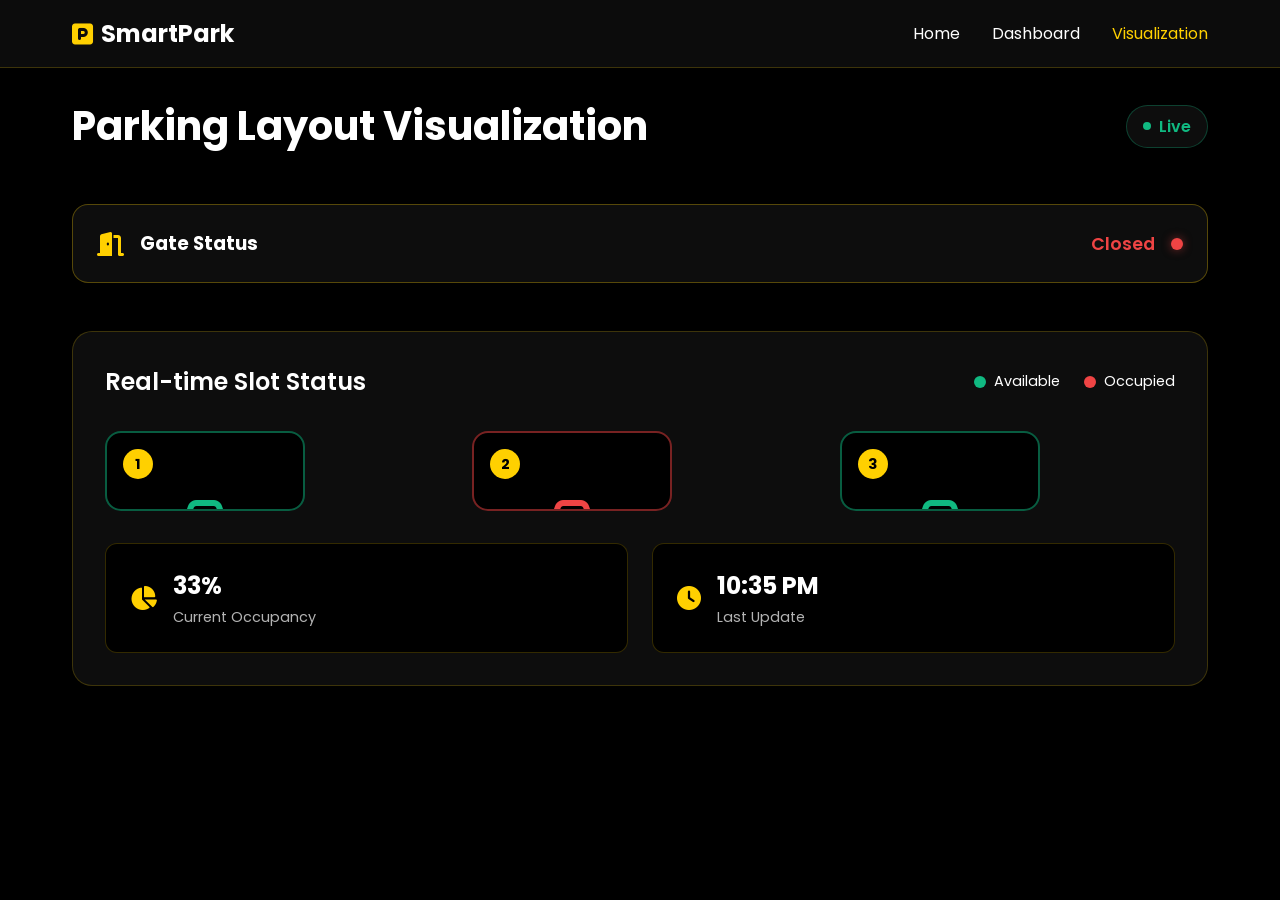
<file: visualization.html>
<!DOCTYPE html>
<html lang="en">
<head>
    <meta charset="UTF-8">
    <meta name="viewport" content="width=device-width, initial-scale=1.0">
    <title>SmartPark - Parking Visualization</title>
    <link rel="stylesheet" href="style.css">
    <link href="https://fonts.googleapis.com/css2?family=Poppins:wght@300;400;600;700&display=swap" rel="stylesheet">
    <link rel="stylesheet" href="https://cdnjs.cloudflare.com/ajax/libs/font-awesome/6.4.0/css/all.min.css">
</head>
<body>
    <!-- Navigation -->
    <nav class="navbar">
        <div class="nav-container">
            <div class="logo">
                <i class="fas fa-parking"></i>
                <span>SmartPark</span>
            </div>
            <ul class="nav-menu">
                <li><a href="index.html" class="nav-link">Home</a></li>
                <li><a href="dashboard.html" class="nav-link">Dashboard</a></li>
                <li><a href="visualization.html" class="nav-link active">Visualization</a></li>
            </ul>
        </div>
    </nav>

    <!-- Main Visualization Section -->
    <section class="visualization-section">
        <div class="container">
            <header class="section-header">
                <h1>Parking Layout Visualization</h1>
                <div class="live-indicator">
                    <span class="pulse"></span> Live
                </div>
            </header>

            <!-- Gate Status Card -->
            <div class="gate-status-card">
                <div class="gate-header">
                    <i class="fas fa-door-open"></i>
                    <h3>Gate Status</h3>
                </div>
                <div class="gate-indicator" id="gateIndicator">
                    <span class="gate-status-text" id="gateStatusText">Closed</span>
                    <div class="gate-light" id="gateLight"></div>
                </div>
            </div>

            <!-- Parking Layout -->
            <div class="parking-layout">
                <div class="layout-header">
                    <h2>Real-time Slot Status</h2>
                    <div class="legend">
                        <div class="legend-item available">
                            <span class="legend-dot"></span>
                            <span>Available</span>
                        </div>
                        <div class="legend-item occupied">
                            <span class="legend-dot"></span>
                            <span>Occupied</span>
                        </div>
                    </div>
                </div>

                <div class="parking-grid">
                    <div class="parking-slot" id="slot-viz-1">
                        <div class="slot-number">1</div>
                        <div class="slot-indicator" id="indicator-1">
                            <i class="fas fa-car"></i>
                        </div>
                        <div class="slot-status">Checking...</div>
                    </div>

                    <div class="parking-slot" id="slot-viz-2">
                        <div class="slot-number">2</div>
                        <div class="slot-indicator" id="indicator-2">
                            <i class="fas fa-car"></i>
                        </div>
                        <div class="slot-status">Checking...</div>
                    </div>

                    <div class="parking-slot" id="slot-viz-3">
                        <div class="slot-number">3</div>
                        <div class="slot-indicator" id="indicator-3">
                            <i class="fas fa-car"></i>
                        </div>
                        <div class="slot-status">Checking...</div>
                    </div>
                </div>

                <!-- Statistics Summary -->
                <div class="stats-summary">
                    <div class="summary-card">
                        <i class="fas fa-chart-pie"></i>
                        <div class="summary-content">
                            <h4 id="occupancySummary">--%</h4>
                            <p>Current Occupancy</p>
                        </div>
                    </div>
                    <div class="summary-card">
                        <i class="fas fa-clock"></i>
                        <div class="summary-content">
                            <h4 id="lastUpdate">--:--</h4>
                            <p>Last Update</p>
                        </div>
                    </div>
                </div>
            </div>
        </div>
    </section>

    <script src="visualization.js"></script>
</body>
</html>
</file>
<file: style.css>
* {
    margin: 0;
    padding: 0;
    box-sizing: border-box;
}

:root {
    --accent: #FFD000;
    --dark: #000000;
    --charcoal: #0D0D0D;
    --light: #FFFFFF;
    --success: #10b981;
    --danger: #ef4444;
    --warning: #f59e0b;
}

body {
    font-family: 'Poppins', sans-serif;
    background: var(--dark);
    color: var(--light);
    overflow-x: hidden;
}

/* Navbar */
.navbar {
    position: fixed;
    width: 100%;
    top: 0;
    z-index: 1000;
    background: rgba(13, 13, 13, 0.95);
    backdrop-filter: blur(10px);
    padding: 1rem 0;
    animation: slideDown 0.5s ease;
    border-bottom: 1px solid rgba(255, 208, 0, 0.2);
}

@keyframes slideDown {
    from { transform: translateY(-100%); }
    to { transform: translateY(0); }
}

.nav-container {
    max-width: 1200px;
    margin: 0 auto;
    display: flex;
    justify-content: space-between;
    align-items: center;
    padding: 0 2rem;
}

.logo {
    display: flex;
    align-items: center;
    gap: 0.5rem;
    font-size: 1.5rem;
    font-weight: 700;
}

.logo i {
    color: var(--accent);
    animation: pulse 2s infinite;
}

@keyframes pulse {
    0%, 100% { transform: scale(1); }
    50% { transform: scale(1.1); }
}

.nav-menu {
    display: flex;
    list-style: none;
    gap: 2rem;
}

.nav-link {
    color: var(--light);
    text-decoration: none;
    transition: all 0.3s;
    position: relative;
}

.nav-link::after {
    content: '';
    position: absolute;
    bottom: -5px;
    left: 0;
    width: 0;
    height: 2px;
    background: var(--accent);
    transition: width 0.3s;
}

.nav-link.active {
    color: var(--accent);
}

.nav-link:hover::after {
    width: 100%;
}

/* Hero Section */
.hero {
    min-height: 100vh;
    display: flex;
    align-items: center;
    justify-content: space-between;
    padding: 6rem 2rem 2rem;
    max-width: 1200px;
    margin: 0 auto;
    position: relative;
}

/* Animated Background Particles - Full Page */
.particles {
    position: fixed;
    top: 0;
    left: 0;
    width: 100%;
    height: 100%;
    overflow: hidden;
    z-index: -1;
    pointer-events: none;
}

/* Particle animations */
@keyframes float {
    0% {
        transform: translateY(120vh) translateX(-50px) scale(0) rotate(0deg);
        opacity: 0;
    }
    5% {
        opacity: 0.3;
        transform: translateY(115vh) translateX(-30px) scale(0.5) rotate(45deg);
    }
    15% {
        opacity: 1;
        transform: translateY(105vh) translateX(40px) scale(1) rotate(90deg);
    }
    25% {
        transform: translateY(85vh) translateX(-60px) scale(1) rotate(135deg);
    }
    35% {
        transform: translateY(70vh) translateX(80px) scale(1) rotate(180deg);
    }
    45% {
        transform: translateY(55vh) translateX(-45px) scale(1) rotate(225deg);
    }
    55% {
        transform: translateY(40vh) translateX(70px) scale(1) rotate(270deg);
    }
    65% {
        transform: translateY(25vh) translateX(-80px) scale(1) rotate(315deg);
    }
    75% {
        transform: translateY(15vh) translateX(50px) scale(1) rotate(360deg);
    }
    85% {
        opacity: 1;
        transform: translateY(8vh) translateX(-30px) scale(1) rotate(405deg);
    }
    95% {
        opacity: 0.5;
        transform: translateY(2vh) translateX(20px) scale(0.8) rotate(450deg);
    }
    100% {
        transform: translateY(-20vh) translateX(-10px) scale(0) rotate(490deg);
        opacity: 0;
    }
}

@keyframes pulse {
    0%, 100% {
        transform: scale(1);
        opacity: 0.8;
    }
    50% {
        transform: scale(1.2);
        opacity: 1;
    }
}

@keyframes drift {
    0%, 100% {
        transform: translateX(0px);
    }
    25% {
        transform: translateX(15px);
    }
    75% {
        transform: translateX(-15px);
    }
}

.hero-content {
    flex: 1;
    z-index: 1;
}

/* Glitch Effect Title */
.glitch {
    font-size: 4rem;
    font-weight: 700;
    text-transform: uppercase;
    position: relative;
    animation: glitch 3s infinite;
}

@keyframes glitch {
    0%, 100% { transform: translate(0); }
    33% { transform: translate(-2px, 2px); }
    66% { transform: translate(2px, -2px); }
}

.hero-subtitle {
    font-size: 1.5rem;
    margin: 1rem 0 2rem;
    opacity: 0;
    animation: fadeInUp 1s 0.5s forwards;
}

@keyframes fadeInUp {
    from {
        opacity: 0;
        transform: translateY(20px);
    }
    to {
        opacity: 1;
        transform: translateY(0);
    }
}

/* Hero Stats */
.hero-stats {
    display: flex;
    gap: 2rem;
    margin: 3rem 0;
}

.stat-card {
    background: var(--charcoal);
    border: 1px solid rgba(255, 208, 0, 0.3);
    border-radius: 16px;
    padding: 1.5rem;
    text-align: center;
    transition: all 0.3s;
    animation: fadeInUp 1s 0.8s backwards;
    box-shadow: 0 4px 20px rgba(0, 0, 0, 0.3);
}

.stat-card:hover {
    transform: translateY(-5px);
    border-color: var(--accent);
    box-shadow: 0 8px 30px rgba(255, 208, 0, 0.2);
}

.stat-card i {
    font-size: 2rem;
    color: var(--accent);
    margin-bottom: 0.5rem;
}

.stat-card h3 {
    font-size: 2.5rem;
    margin: 0.5rem 0;
}

/* NEW: Ultrasonic specific styling */
.stat-card.ultrasonic {
    background: linear-gradient(135deg, #3b82f6 0%, #60a5fa 100%);
}
.stat-card.ultrasonic i {
    color: #fff;
}
.stat-card.ultrasonic h3 {
    font-size: 2.5rem;
    font-weight: 800;
    color: #fff;
}

/* NEW: Ultrasonic tile inside parking visual */
.ultrasonic-tile {
    margin-top: 0.75rem;
    display: flex;
    align-items: center;
    gap: 0.75rem;
    padding: 0.6rem 0.9rem;
    background: rgba(59,130,246,0.12);
    border: 1px solid rgba(99,102,241,0.12);
    border-radius: 10px;
    width: 220px;
}
.ultrasonic-tile i {
    font-size: 1.4rem;
    color: #60a5fa;
}
.ultrasonic-tile .ultra-text .label {
    display: block;
    font-size: 0.8rem;
    color: rgba(248,250,252,0.8);
}
.ultrasonic-tile .ultra-text .value {
    display: block;
    font-size: 1.1rem;
    font-weight: 800;
    color: #fff;
}

/* CTA Button */
.cta-button {
    display: inline-flex;
    align-items: center;
    gap: 0.5rem;
    padding: 1rem 2rem;
    background: var(--accent);
    color: var(--dark);
    text-decoration: none;
    border-radius: 50px;
    font-weight: 600;
    transition: all 0.3s;
    animation: fadeInUp 1s 1s backwards;
    box-shadow: 0 4px 20px rgba(255, 208, 0, 0.3);
}

.cta-button:hover {
    transform: translateY(-3px);
    box-shadow: 0 8px 30px rgba(255, 208, 0, 0.5);
    background: #FFC700;
}

/* 3D Parking Visual */
.parking-visual {
    flex: 1;
    display: flex;
    flex-direction: column;
    gap: 1rem;
    perspective: 1000px;
}

.parking-slot {
    width: 200px;
    height: 80px;
    background: var(--charcoal);
    border: 2px solid rgba(255, 208, 0, 0.3);
    border-radius: 12px;
    position: relative;
    transition: all 0.5s;
    animation: slideInRight 1s backwards;
}

.parking-slot:nth-child(1) { animation-delay: 0.2s; }
.parking-slot:nth-child(2) { animation-delay: 0.4s; }
.parking-slot:nth-child(3) { animation-delay: 0.6s; }

@keyframes slideInRight {
    from {
        opacity: 0;
        transform: translateX(100px);
    }
    to {
        opacity: 1;
        transform: translateX(0);
    }
}

.car {
    width: 60px;
    height: 40px;
    background: var(--success);
    border-radius: 10px;
    position: absolute;
    top: 50%;
    left: -80px;
    transform: translateY(-50%);
    animation: parkCar 2s 1s forwards;
}

.car::before {
    content: '';
    position: absolute;
    width: 30px;
    height: 20px;
    background: rgba(255, 255, 255, 0.3);
    top: 5px;
    left: 10px;
    border-radius: 3px;
}

.car.occupied {
    background: #ef4444;
    left: 50%;
    transform: translate(-50%, -50%);
    animation: none;
}

@keyframes parkCar {
    to {
        left: 50%;
        transform: translate(-50%, -50%);
    }
}

/* Features Section */
.features {
    padding: 6rem 2rem;
    max-width: 1200px;
    margin: 0 auto;
}

.section-title {
    text-align: center;
    font-size: 3rem;
    margin-bottom: 3rem;
}

.features-grid {
    display: grid;
    grid-template-columns: repeat(auto-fit, minmax(250px, 1fr));
    gap: 2rem;
}

.feature-card {
    background: var(--charcoal);
    border: 1px solid rgba(255, 208, 0, 0.2);
    padding: 2rem;
    border-radius: 20px;
    transition: all 0.3s;
    position: relative;
    overflow: hidden;
    box-shadow: 0 4px 20px rgba(0, 0, 0, 0.3);
}

.feature-card::before {
    content: '';
    position: absolute;
    top: -50%;
    left: -50%;
    width: 200%;
    height: 200%;
    background: linear-gradient(45deg, transparent, rgba(255, 255, 255, 0.1), transparent);
    transform: rotate(45deg);
    transition: all 0.5s;
}

.feature-card:hover::before {
    left: 100%;
}

.feature-card:hover {
    transform: translateY(-5px);
    border-color: var(--accent);
    box-shadow: 0 8px 40px rgba(255, 208, 0, 0.2);
}

.icon-box {
    width: 80px;
    height: 80px;
    background: var(--accent);
    border-radius: 20px;
    display: flex;
    align-items: center;
    justify-content: center;
    margin-bottom: 1rem;
    box-shadow: 0 4px 15px rgba(255, 208, 0, 0.3);
}

.icon-box i {
    font-size: 2rem;
}

.feature-badge {
    position: absolute;
    top: 1rem;
    right: 1rem;
    background: var(--success);
    padding: 0.3rem 0.8rem;
    border-radius: 20px;
    font-size: 0.8rem;
    font-weight: 600;
}

/* Prediction Section */
.prediction-section {
    padding: 4rem 2rem;
    background: rgba(0, 0, 0, 0.2);
}

.prediction-container {
    max-width: 800px;
    margin: 0 auto;
    text-align: center;
}

.prediction-box {
    background: var(--charcoal);
    border: 1px solid rgba(255, 208, 0, 0.3);
    padding: 3rem;
    border-radius: 30px;
    margin-top: 2rem;
    display: flex;
    align-items: center;
    gap: 2rem;
    box-shadow: 0 4px 30px rgba(0, 0, 0, 0.3);
}

.prediction-icon {
    width: 100px;
    height: 100px;
    background: var(--accent);
    border-radius: 50%;
    display: flex;
    align-items: center;
    justify-content: center;
    animation: float 3s ease-in-out infinite;
    color: var(--dark);
    box-shadow: 0 4px 20px rgba(255, 208, 0, 0.4);
}

@keyframes float {
    0%, 100% { transform: translateY(0); }
    50% { transform: translateY(-20px); }
}

.prediction-icon i {
    font-size: 3rem;
}

.prediction-content {
    flex: 1;
    text-align: left;
}

.confidence-bar {
    width: 100%;
    height: 10px;
    background: rgba(255, 255, 255, 0.2);
    border-radius: 10px;
    margin: 1rem 0;
    overflow: hidden;
}

.confidence-fill {
    height: 100%;
    background: linear-gradient(90deg, var(--success), var(--accent));
    width: 0;
    transition: width 2s ease;
    border-radius: 10px;
}

/* Visualization Page Styles */
.visualization-section {
    min-height: 100vh;
    padding: 6rem 2rem 2rem;
    max-width: 1200px;
    margin: 0 auto;
}

.section-header {
    display: flex;
    justify-content: space-between;
    align-items: center;
    margin-bottom: 3rem;
}

.section-header h1 {
    font-size: 2.5rem;
    font-weight: 700;
    color: var(--light);
}

.live-indicator {
    display: flex;
    align-items: center;
    gap: 0.5rem;
    padding: 0.5rem 1rem;
    background: var(--charcoal);
    border: 1px solid rgba(16, 185, 129, 0.3);
    border-radius: 25px;
    font-weight: 600;
    color: var(--success);
}

.pulse {
    width: 8px;
    height: 8px;
    background: var(--success);
    border-radius: 50%;
    animation: pulse 2s infinite;
}

.gate-status-card {
    background: var(--charcoal);
    border: 1px solid rgba(255, 208, 0, 0.3);
    border-radius: 16px;
    padding: 1.5rem;
    margin-bottom: 3rem;
    display: flex;
    justify-content: space-between;
    align-items: center;
    box-shadow: 0 4px 20px rgba(0, 0, 0, 0.3);
}

.gate-header {
    display: flex;
    align-items: center;
    gap: 1rem;
}

.gate-header i {
    font-size: 1.5rem;
    color: var(--accent);
}

.gate-indicator {
    display: flex;
    align-items: center;
    gap: 1rem;
}

.gate-status-text {
    font-weight: 600;
    font-size: 1.1rem;
}

.gate-light {
    width: 12px;
    height: 12px;
    border-radius: 50%;
    background: var(--danger);
    box-shadow: 0 0 10px rgba(239, 68, 68, 0.5);
}

.gate-light.open {
    background: var(--success);
    box-shadow: 0 0 10px rgba(16, 185, 129, 0.5);
}

.parking-layout {
    background: var(--charcoal);
    border: 1px solid rgba(255, 208, 0, 0.2);
    border-radius: 20px;
    padding: 2rem;
    box-shadow: 0 4px 30px rgba(0, 0, 0, 0.3);
}

.layout-header {
    display: flex;
    justify-content: space-between;
    align-items: center;
    margin-bottom: 2rem;
}

.layout-header h2 {
    font-size: 1.5rem;
    font-weight: 600;
    color: var(--light);
}

.legend {
    display: flex;
    gap: 1.5rem;
}

.legend-item {
    display: flex;
    align-items: center;
    gap: 0.5rem;
    font-size: 0.9rem;
}

.legend-dot {
    width: 12px;
    height: 12px;
    border-radius: 50%;
}

.legend-item.available .legend-dot {
    background: var(--success);
}

.legend-item.occupied .legend-dot {
    background: var(--danger);
}

.parking-grid {
    display: grid;
    grid-template-columns: repeat(auto-fit, minmax(200px, 1fr));
    gap: 2rem;
    margin-bottom: 2rem;
}

.parking-slot {
    background: var(--dark);
    border: 2px solid rgba(255, 208, 0, 0.3);
    border-radius: 16px;
    padding: 2rem;
    text-align: center;
    transition: all 0.3s;
    position: relative;
    overflow: hidden;
}

.parking-slot.available {
    border-color: rgba(16, 185, 129, 0.5);
}

.parking-slot.occupied {
    border-color: rgba(239, 68, 68, 0.5);
}

.slot-number {
    position: absolute;
    top: 1rem;
    left: 1rem;
    background: var(--accent);
    color: var(--dark);
    width: 30px;
    height: 30px;
    border-radius: 50%;
    display: flex;
    align-items: center;
    justify-content: center;
    font-weight: 700;
    font-size: 0.9rem;
}

.slot-indicator {
    margin: 2rem 0;
}

.slot-indicator i {
    font-size: 3rem;
    color: var(--warning);
}

.parking-slot.available .slot-indicator i {
    color: var(--success);
}

.parking-slot.occupied .slot-indicator i {
    color: var(--danger);
}

.slot-status {
    font-weight: 600;
    font-size: 1.1rem;
    margin-top: 1rem;
}

.stats-summary {
    display: grid;
    grid-template-columns: repeat(auto-fit, minmax(200px, 1fr));
    gap: 1.5rem;
    margin-top: 2rem;
}

.summary-card {
    background: var(--dark);
    border: 1px solid rgba(255, 208, 0, 0.2);
    border-radius: 12px;
    padding: 1.5rem;
    display: flex;
    align-items: center;
    gap: 1rem;
    transition: all 0.3s;
}

.summary-card:hover {
    border-color: var(--accent);
    transform: translateY(-2px);
}

.summary-card i {
    font-size: 1.5rem;
    color: var(--accent);
}

.summary-content h4 {
    font-size: 1.5rem;
    font-weight: 700;
    color: var(--light);
    margin-bottom: 0.25rem;
}

.summary-content p {
    font-size: 0.9rem;
    color: rgba(255, 255, 255, 0.7);
}

/* Responsive */
@media (max-width: 768px) {
    .hero {
        flex-direction: column;
        text-align: center;
    }
    
    .glitch {
        font-size: 2.5rem;
    }
    
    .hero-stats {
        flex-direction: column;
    }
    
    .prediction-box {
        flex-direction: column;
        text-align: center;
    }
    
    .prediction-content {
        text-align: center;
    }
    
    .section-header {
        flex-direction: column;
        gap: 1rem;
        text-align: center;
    }
    
    .layout-header {
        flex-direction: column;
        gap: 1rem;
        text-align: center;
    }
    
    .parking-grid {
        grid-template-columns: 1fr;
    }
    
    .stats-summary {
        grid-template-columns: 1fr;
    }
}
</file>
